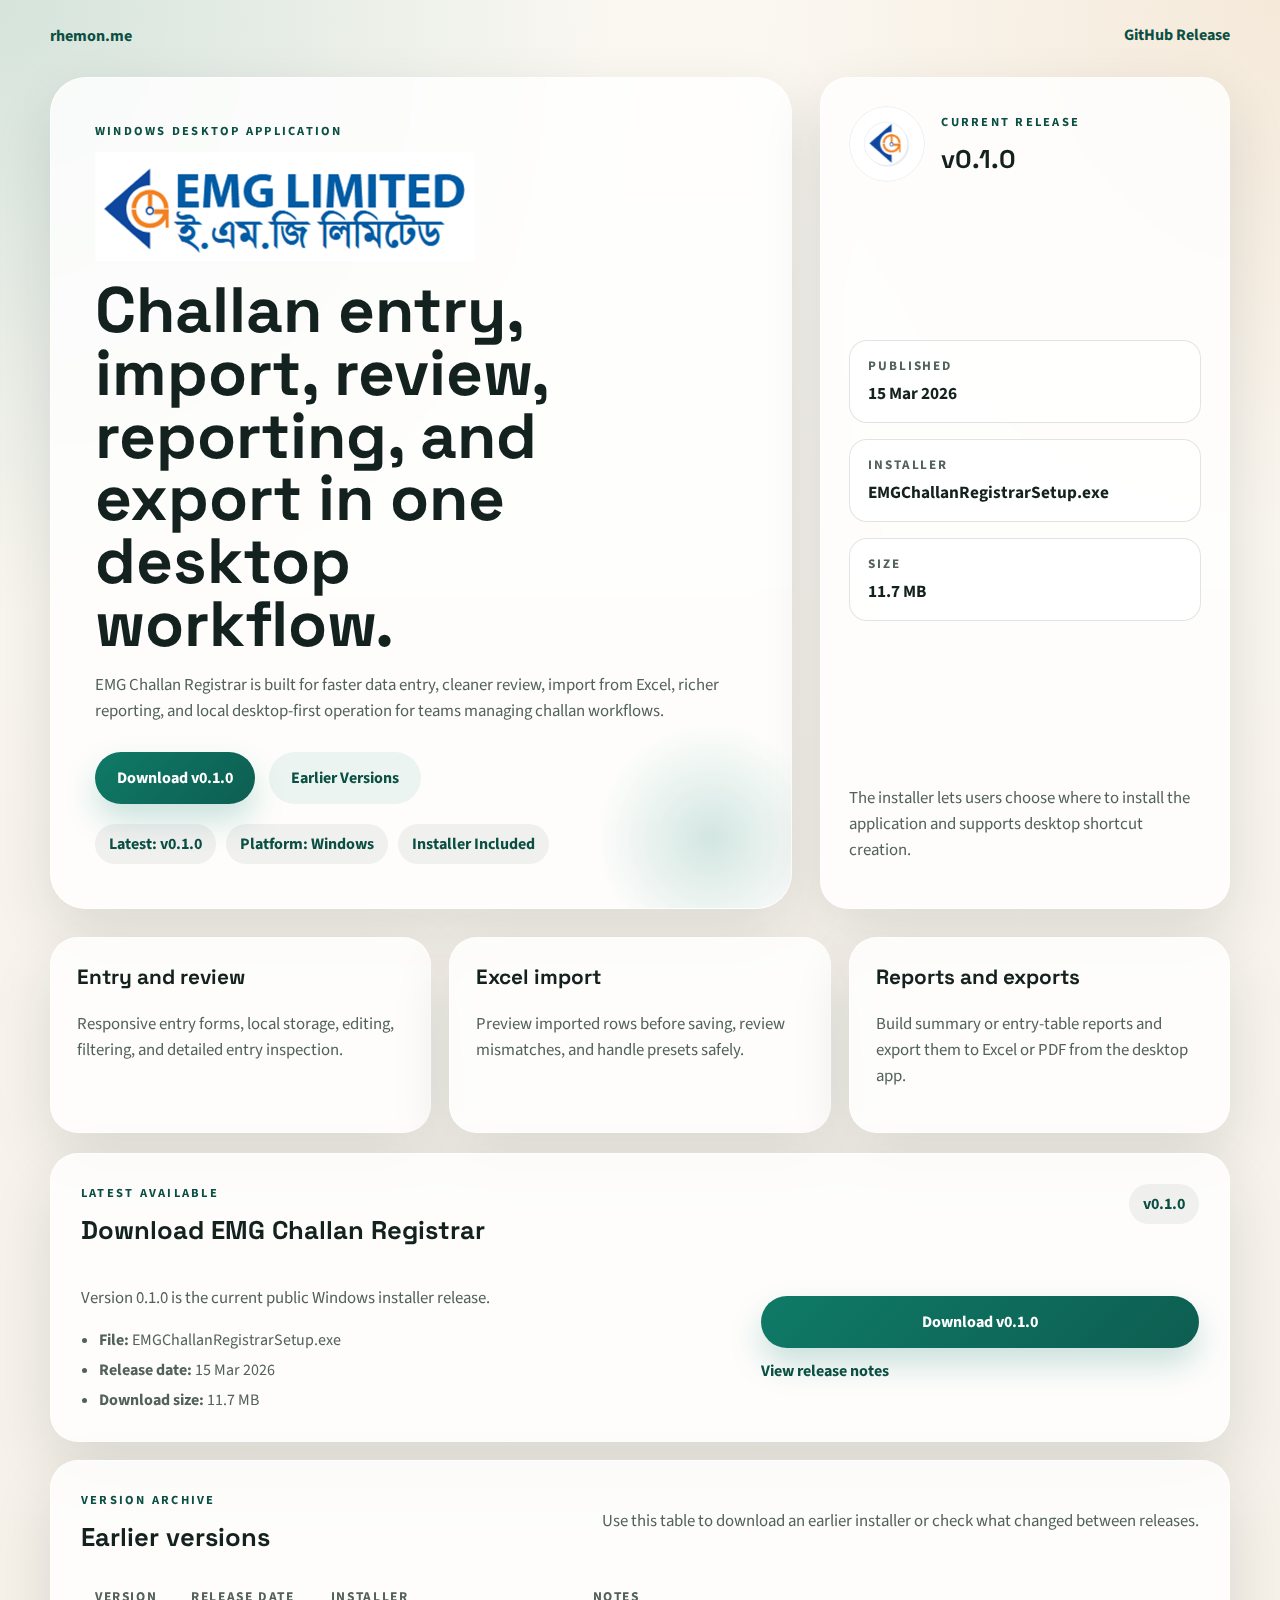
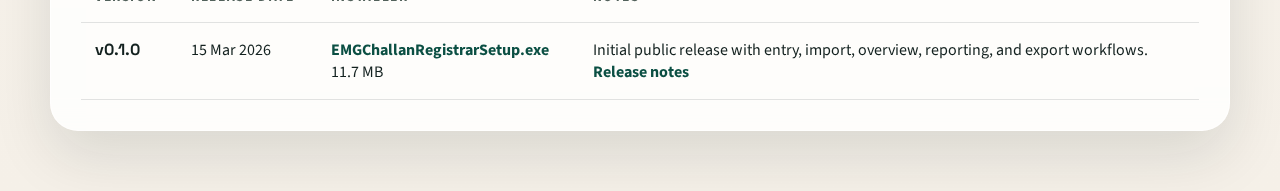
<file: emgchallanregistrar/index.html>
<!doctype html>
<html lang="en">
<head>
    <meta charset="utf-8">
    <meta name="viewport" content="width=device-width, initial-scale=1, shrink-to-fit=no">
    <title>EMG Challan Registrar</title>
    <meta name="description" content="Download EMG Challan Registrar, a Windows desktop app for challan entry, review, import, reporting, and export.">
    <link rel="icon" href="../logo.ico">
    <link rel="preconnect" href="https://fonts.googleapis.com">
    <link rel="preconnect" href="https://fonts.gstatic.com" crossorigin>
    <link href="https://fonts.googleapis.com/css2?family=Space+Grotesk:wght@400;500;700&family=Source+Sans+3:wght@400;600;700&display=swap" rel="stylesheet">
    <link rel="stylesheet" href="style.css">
</head>
<body>
    <div class="page-shell">
        <header class="hero">
            <nav class="topbar">
                <a class="home-link" href="../index.html">rhemon.me</a>
                <a class="github-link" id="hero-release-link" href="https://github.com/rhemon/emg_challan_registrar/releases/tag/v0.1.0" target="_blank" rel="noopener noreferrer">GitHub Release</a>
            </nav>

            <div class="hero-content">
                <div class="hero-copy">
                    <p class="eyebrow">Windows Desktop Application</p>
                    <img class="hero-logo" src="assets/full_logo.png" alt="EMG Challan Registrar logo">
                    <h1>Challan entry, import, review, reporting, and export in one desktop workflow.</h1>
                    <p class="hero-text">
                        EMG Challan Registrar is built for faster data entry, cleaner review, import from Excel,
                        richer reporting, and local desktop-first operation for teams managing challan workflows.
                    </p>
                    <div class="hero-actions">
                        <a class="primary-button" id="latest-download-button" href="downloads/v0.1.0/EMGChallanRegistrarSetup.exe">Download Latest Installer</a>
                        <a class="secondary-button" href="#release-history">Earlier Versions</a>
                    </div>
                    <div class="release-pills">
                        <span class="pill" id="latest-version-pill">Latest: v0.1.0</span>
                        <span class="pill">Platform: Windows</span>
                        <span class="pill">Installer Included</span>
                    </div>
                </div>

                <aside class="hero-card">
                    <div class="latest-card-header">
                        <img class="hero-icon" src="assets/icon.png" alt="">
                        <div>
                            <p class="card-label">Current release</p>
                            <h2 id="latest-version-heading">v0.1.0</h2>
                        </div>
                    </div>
                    <dl class="latest-meta">
                        <div>
                            <dt>Published</dt>
                            <dd id="latest-date">15 Mar 2026</dd>
                        </div>
                        <div>
                            <dt>Installer</dt>
                            <dd id="latest-file-name">EMGChallanRegistrarSetup.exe</dd>
                        </div>
                        <div>
                            <dt>Size</dt>
                            <dd id="latest-size">11.7 MB</dd>
                        </div>
                    </dl>
                    <p class="card-note">
                        The installer lets users choose where to install the application and supports desktop shortcut creation.
                    </p>
                </aside>
            </div>
        </header>

        <main class="content">
            <section class="feature-grid">
                <article class="info-card">
                    <h3>Entry and review</h3>
                    <p>Responsive entry forms, local storage, editing, filtering, and detailed entry inspection.</p>
                </article>
                <article class="info-card">
                    <h3>Excel import</h3>
                    <p>Preview imported rows before saving, review mismatches, and handle presets safely.</p>
                </article>
                <article class="info-card">
                    <h3>Reports and exports</h3>
                    <p>Build summary or entry-table reports and export them to Excel or PDF from the desktop app.</p>
                </article>
            </section>

            <section class="download-panel">
                <div class="panel-header">
                    <div>
                        <p class="section-kicker">Latest available</p>
                        <h2>Download EMG Challan Registrar</h2>
                    </div>
                    <span class="download-badge" id="latest-badge">v0.1.0</span>
                </div>
                <div class="download-layout">
                    <div class="download-details">
                        <p id="latest-summary">
                            Version 0.1.0 is the current public Windows installer release.
                        </p>
                        <ul class="download-facts">
                            <li><strong>File:</strong> <span id="latest-inline-file">EMGChallanRegistrarSetup.exe</span></li>
                            <li><strong>Release date:</strong> <span id="latest-inline-date">15 Mar 2026</span></li>
                            <li><strong>Download size:</strong> <span id="latest-inline-size">11.7 MB</span></li>
                        </ul>
                    </div>
                    <div class="download-actions">
                        <a class="primary-button wide" id="latest-download-inline" href="downloads/v0.1.0/EMGChallanRegistrarSetup.exe">Download v0.1.0</a>
                        <a class="text-link" id="latest-release-notes" href="https://github.com/rhemon/emg_challan_registrar/releases/tag/v0.1.0" target="_blank" rel="noopener noreferrer">View release notes</a>
                    </div>
                </div>
            </section>

            <section class="history-panel" id="release-history">
                <div class="panel-header">
                    <div>
                        <p class="section-kicker">Version archive</p>
                        <h2>Earlier versions</h2>
                    </div>
                    <p class="panel-copy">Use this table to download an earlier installer or check what changed between releases.</p>
                </div>
                <div class="table-wrap">
                    <table class="release-table">
                        <thead>
                            <tr>
                                <th>Version</th>
                                <th>Release Date</th>
                                <th>Installer</th>
                                <th>Notes</th>
                            </tr>
                        </thead>
                        <tbody id="release-history-body">
                            <tr>
                                <td colspan="4">Loading release history...</td>
                            </tr>
                        </tbody>
                    </table>
                </div>
            </section>
        </main>
    </div>

    <script src="versions.js"></script>
</body>
</html>
</file>
<file: emgchallanregistrar/style.css>
:root {
    --bg: #f5f0e8;
    --surface: rgba(255, 255, 255, 0.82);
    --surface-strong: #ffffff;
    --ink: #13211f;
    --muted: #52615b;
    --accent: #0f7a67;
    --accent-dark: #0b4f43;
    --warm: #cf8f43;
    --line: rgba(19, 33, 31, 0.12);
    --shadow: 0 24px 60px rgba(19, 33, 31, 0.12);
    --radius-lg: 28px;
    --radius-md: 18px;
}

* {
    box-sizing: border-box;
}

html {
    scroll-behavior: smooth;
}

body {
    margin: 0;
    color: var(--ink);
    font-family: "Source Sans 3", sans-serif;
    background:
        radial-gradient(circle at top left, rgba(15, 122, 103, 0.16), transparent 28%),
        radial-gradient(circle at top right, rgba(207, 143, 67, 0.14), transparent 24%),
        linear-gradient(180deg, #fbf8f2 0%, var(--bg) 100%);
}

a {
    color: inherit;
}

.page-shell {
    min-height: 100vh;
}

.hero,
.content {
    width: min(1180px, calc(100% - 32px));
    margin: 0 auto;
}

.hero {
    padding: 24px 0 28px;
}

.topbar {
    display: flex;
    justify-content: space-between;
    gap: 16px;
    align-items: center;
    margin-bottom: 30px;
}

.home-link,
.github-link,
.text-link {
    text-decoration: none;
    color: var(--accent-dark);
    font-weight: 700;
}

.github-link,
.text-link {
    border-bottom: 1px solid transparent;
}

.github-link:hover,
.text-link:hover {
    border-color: currentColor;
}

.hero-content {
    display: grid;
    grid-template-columns: minmax(0, 1.45fr) minmax(300px, 0.8fr);
    gap: 28px;
    align-items: stretch;
}

.hero-copy,
.hero-card,
.download-panel,
.history-panel,
.info-card {
    background: var(--surface);
    backdrop-filter: blur(14px);
    border: 1px solid rgba(255, 255, 255, 0.65);
    box-shadow: var(--shadow);
}

.hero-copy {
    padding: 44px;
    border-radius: 36px;
    position: relative;
    overflow: hidden;
}

.hero-copy::after {
    content: "";
    position: absolute;
    inset: auto -40px -50px auto;
    width: 240px;
    height: 240px;
    background: radial-gradient(circle, rgba(15, 122, 103, 0.18), transparent 68%);
}

.eyebrow,
.section-kicker,
.card-label {
    text-transform: uppercase;
    letter-spacing: 0.18em;
    font-size: 0.78rem;
    font-weight: 700;
    color: var(--accent-dark);
    margin: 0 0 12px;
}

.hero-logo {
    width: min(380px, 100%);
    display: block;
    margin-bottom: 18px;
}

.hero-copy h1 {
    margin: 0 0 16px;
    font-family: "Space Grotesk", sans-serif;
    font-size: clamp(2.2rem, 5vw, 4.4rem);
    line-height: 0.98;
    max-width: 12ch;
}

.hero-text,
.panel-copy,
.card-note,
.download-details p,
.info-card p {
    color: var(--muted);
    font-size: 1.05rem;
    line-height: 1.55;
}

.hero-actions {
    display: flex;
    flex-wrap: wrap;
    gap: 14px;
    margin: 28px 0 20px;
}

.primary-button,
.secondary-button {
    border-radius: 999px;
    padding: 15px 22px;
    text-decoration: none;
    font-weight: 700;
    transition: transform 180ms ease, box-shadow 180ms ease;
    display: inline-flex;
    align-items: center;
    justify-content: center;
}

.primary-button {
    color: #fff;
    background: linear-gradient(135deg, var(--accent) 0%, #0d5e51 100%);
    box-shadow: 0 16px 32px rgba(15, 122, 103, 0.22);
}

.secondary-button {
    color: var(--accent-dark);
    background: rgba(15, 122, 103, 0.08);
}

.primary-button:hover,
.secondary-button:hover {
    transform: translateY(-2px);
}

.wide {
    width: 100%;
}

.release-pills {
    display: flex;
    flex-wrap: wrap;
    gap: 10px;
}

.pill,
.download-badge {
    display: inline-flex;
    align-items: center;
    gap: 8px;
    padding: 9px 14px;
    border-radius: 999px;
    background: rgba(19, 33, 31, 0.06);
    color: var(--accent-dark);
    font-weight: 700;
}

.hero-card {
    border-radius: 28px;
    padding: 28px;
    display: flex;
    flex-direction: column;
    justify-content: space-between;
}

.latest-card-header {
    display: flex;
    gap: 16px;
    align-items: center;
}

.hero-icon {
    width: 76px;
    height: 76px;
    border-radius: 50%;
    background: var(--surface-strong);
    object-fit: contain;
    padding: 9px;
    box-shadow: inset 0 0 0 1px rgba(19, 33, 31, 0.08);
}

.hero-card h2,
.download-panel h2,
.history-panel h2 {
    margin: 0;
    font-family: "Space Grotesk", sans-serif;
    font-size: clamp(1.6rem, 2vw, 2.2rem);
}

.latest-meta {
    display: grid;
    gap: 16px;
    margin: 28px 0 18px;
}

.latest-meta div {
    padding: 16px 18px;
    border-radius: var(--radius-md);
    background: rgba(255, 255, 255, 0.7);
    border: 1px solid var(--line);
}

.latest-meta dt {
    margin-bottom: 6px;
    font-size: 0.82rem;
    font-weight: 700;
    text-transform: uppercase;
    letter-spacing: 0.14em;
    color: var(--muted);
}

.latest-meta dd {
    margin: 0;
    font-size: 1.08rem;
    font-weight: 700;
}

.content {
    padding-bottom: 60px;
}

.feature-grid {
    display: grid;
    grid-template-columns: repeat(3, minmax(0, 1fr));
    gap: 18px;
    margin-bottom: 20px;
}

.info-card,
.download-panel,
.history-panel {
    border-radius: var(--radius-lg);
}

.info-card {
    padding: 26px;
}

.info-card h3 {
    margin-top: 0;
    font-family: "Space Grotesk", sans-serif;
    font-size: 1.3rem;
}

.download-panel,
.history-panel {
    padding: 30px;
    margin-top: 18px;
}

.panel-header {
    display: flex;
    justify-content: space-between;
    gap: 16px;
    align-items: flex-start;
}

.download-layout {
    display: grid;
    grid-template-columns: minmax(0, 1.2fr) minmax(250px, 0.8fr);
    gap: 24px;
    align-items: center;
    margin-top: 22px;
}

.download-facts {
    margin: 18px 0 0;
    padding-left: 18px;
    color: var(--muted);
}

.download-facts li + li {
    margin-top: 8px;
}

.download-actions {
    display: grid;
    gap: 12px;
}

.table-wrap {
    overflow-x: auto;
    margin-top: 18px;
}

.release-table {
    width: 100%;
    min-width: 760px;
    border-collapse: collapse;
}

.release-table th,
.release-table td {
    padding: 16px 14px;
    text-align: left;
    border-bottom: 1px solid var(--line);
    vertical-align: top;
}

.release-table th {
    font-size: 0.84rem;
    text-transform: uppercase;
    letter-spacing: 0.12em;
    color: var(--muted);
}

.release-table td strong {
    font-family: "Space Grotesk", sans-serif;
}

.download-link {
    color: var(--accent-dark);
    font-weight: 700;
    text-decoration: none;
}

.download-link:hover {
    text-decoration: underline;
}

@media (max-width: 980px) {
    .hero-content,
    .download-layout,
    .feature-grid {
        grid-template-columns: 1fr;
    }

    .hero-copy {
        padding: 30px;
    }
}

@media (max-width: 640px) {
    .hero,
    .content {
        width: min(100% - 20px, 1180px);
    }

    .topbar,
    .panel-header {
        flex-direction: column;
        align-items: flex-start;
    }

    .hero-copy h1 {
        max-width: none;
    }

    .hero-card,
    .download-panel,
    .history-panel,
    .info-card {
        padding: 22px;
    }

    .release-table {
        min-width: 620px;
    }
}
</file>
